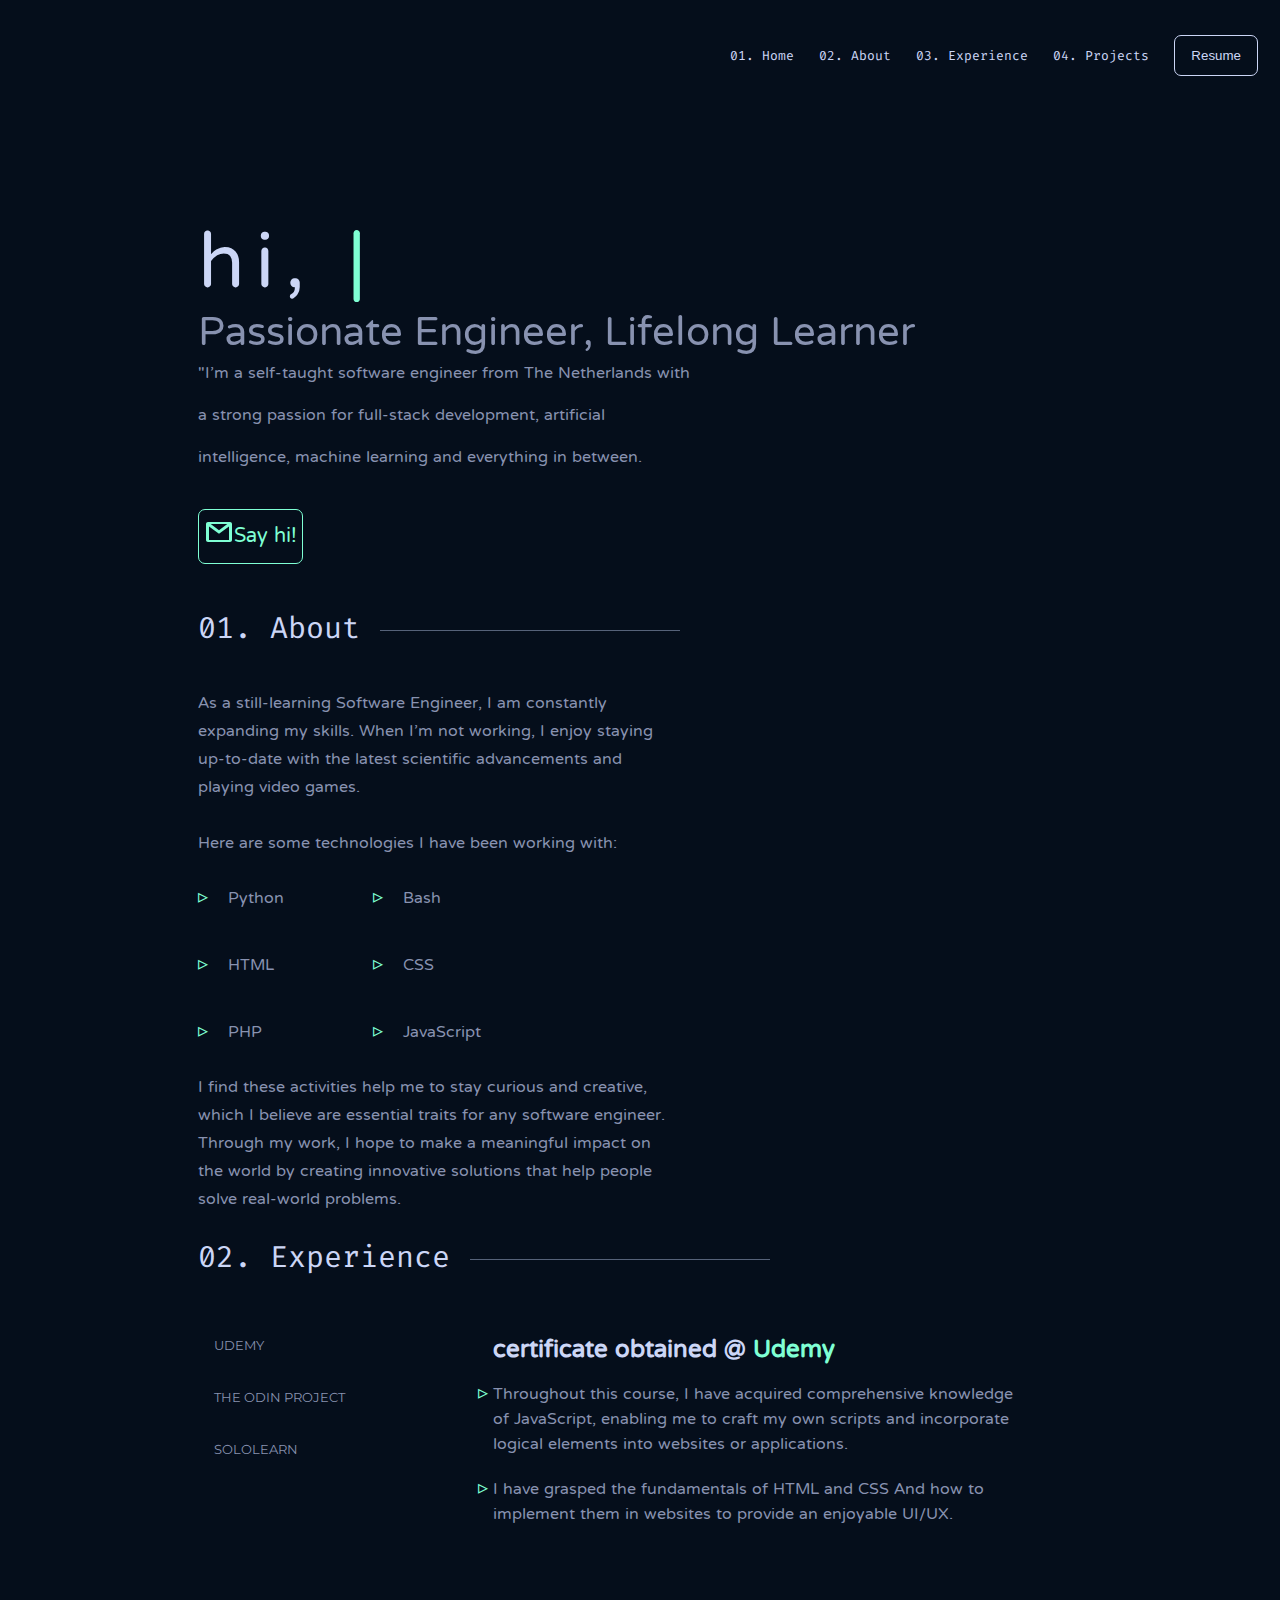
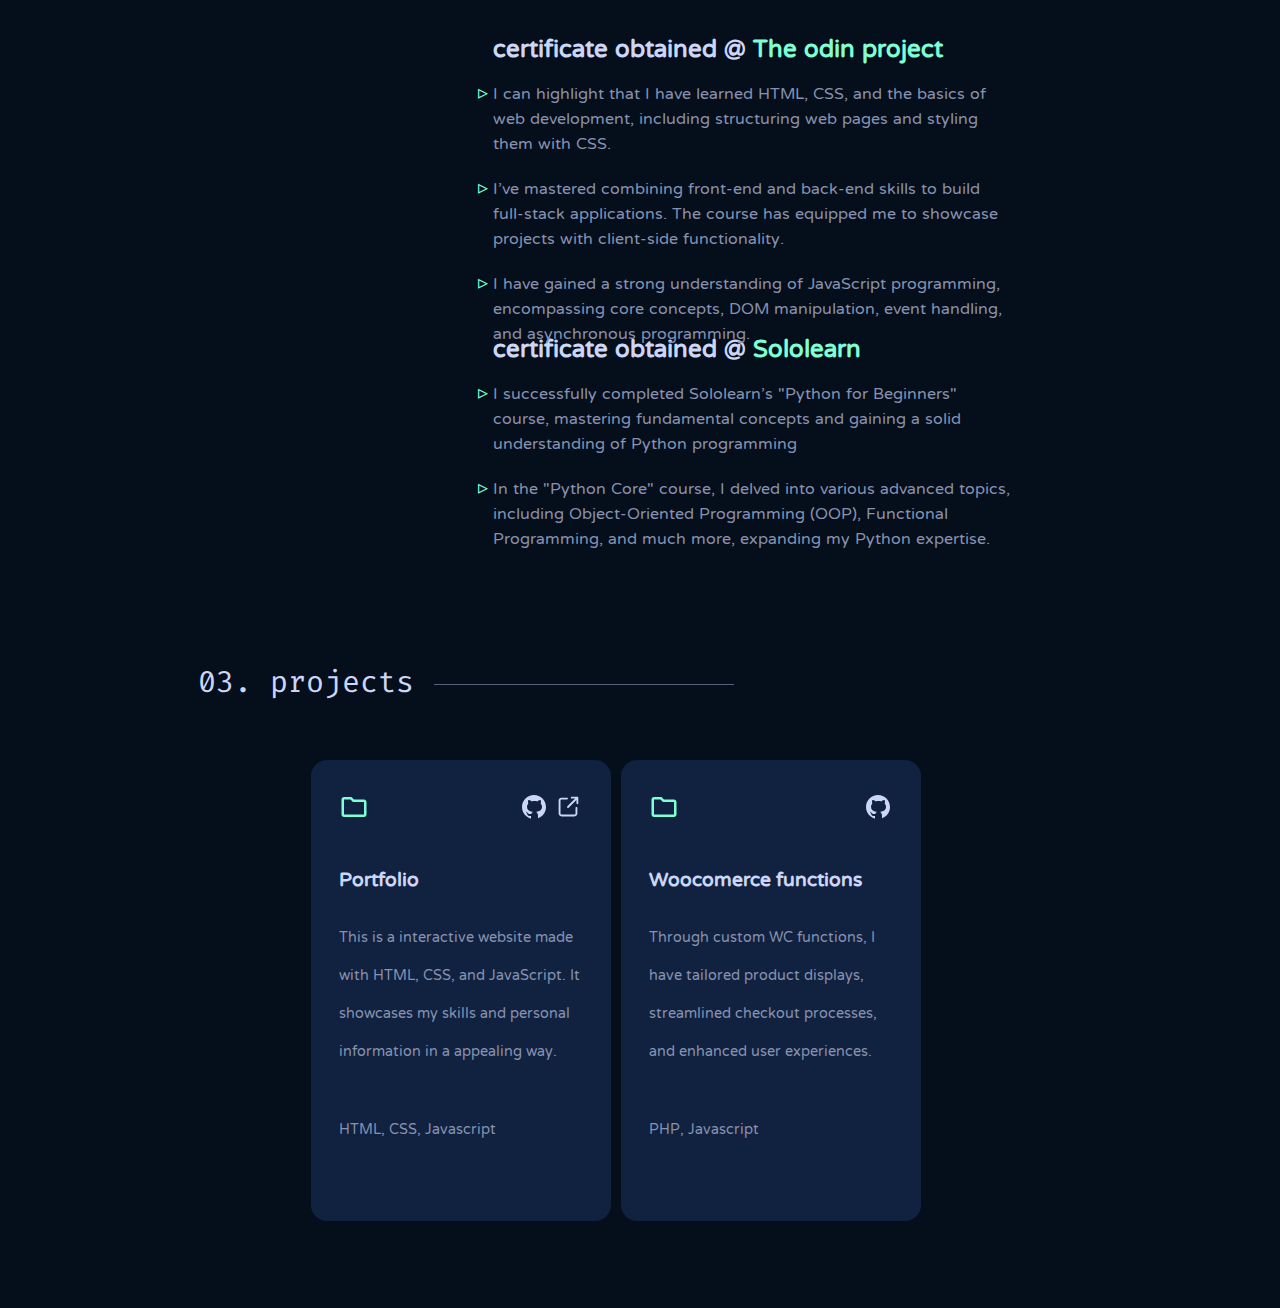
<file: index.html>
<!DOCTYPE html>
<html lang="en">
<head>
    <meta charset="UTF-8">
    <meta http-equiv="X-UA-Compatible" content="IE=edge">
    <meta name="viewport" content="width=device-width, initial-scale=1.0">
    <title>MaxBenen</title>
    <link href='https://fonts.googleapis.com/css?family=Fira Code' rel='stylesheet'>
    <link href='https://fonts.googleapis.com/css?family=NTR' rel='stylesheet'>
    <link href='https://fonts.googleapis.com/css2?family=Montserrat' rel='stylesheet'>
</head>
<link rel="stylesheet" href="style.css"> 
<script src="javascript.js" defer></script>
<body>

   

    <div class="header">

        <div class="hamburger-menu">
            <div class="line"></div>
            <div class="line"></div>
            <div class="line"></div>
          </div>
  
          
        <ul class="links">
            <li><a href="#home">01. Home</a></li>
            <li><a href="#about">02. About</a></li>
            <li><a href="#experience">03. Experience</a></li>
            <li><a href="#projects">04. Projects</a></li>
            
            <button class="cv-button"><a target="_blank" href="cert/Max BenenCV (Max Benen).pdf">Resume</a></button>

        </ul>
    </div>

    
    <div class="type-animation">
    <span class="intro">hi, <span class="intro-name">Max</span> here.</span>
    </div>  

    
    <div id="home" class="section-intro">
        <section class="hidden">
        <div class="intro-title">Passionate Engineer, Lifelong Learner</div>
        <div class="intro-text">"I'm a self-taught software engineer from The Netherlands 
            with a strong passion for full-stack development, artificial 
            intelligence, machine learning and everything in between.</div>

             <a href="mailto:max_benen@hotmail.com" 
                id="say-hi"><svg fill="#7fffd4" xmlns="http://www.w3.org/2000/svg"  viewBox="0 0 30 20" width="30px" height="30px">
                    <path d="M 4 5 C 2.9069372 5 2 5.9069372 2 7 L 2 23 C 2 24.093063 2.9069372 25 4 25 L 26 25 C 27.093063 25 28 24.093063 28 23 L 28 7 C 28 5.9069372 27.093063 5 26 5 L 4 5 z M 6.6992188 7 L 23.300781 7 L 15 13.134766 L 6.6992188 7 z M 5 9.4746094 L 15 16.865234 L 25 9.4746094 L 25 23 L 5 23 L 5 9.4746094 z"/>
                </svg>Say hi!</a>
        </section>

    </div>
    <id id="about" > </id>
    

    <div class="aboutme-section">
        <div class="hidden">
    <div class="header-section">
        <span class="about-title">01. About</span>
    </div>
    <div class="aboutme-text">As a still-learning Software Engineer, I am constantly expanding my skills. When I'm not working, I enjoy staying up-to-date with the latest scientific advancements and playing video games.
        <br>
        <br>Here are some technologies I have been working with:</div>
        <ul class="skilz">
            <li class="skilz hidden">Python</li>
            <li class="skilz hidden">Bash</li>
            <li class="skilz hidden">HTML</li>
            <li class="skilz hidden">CSS</li>
            <li class="skilz hidden">PHP</li>
            <li class="skilz hidden">JavaScript</li>
        </ul>
        <div class="aboutme-text">I find these activities help me to stay curious and creative, which I believe are essential traits for any software engineer. Through my work, I hope to make a meaningful impact on the world by creating innovative solutions that help people solve real-world problems.</div>
    </div>
    </div>

    
    <div id="experience" class="experience-section">
        <div class="hidden">
        <div class="header-section">
            <span class="about-title">02. Experience</span>
        </div>


        
            <div class="tab">
                <button class="tablinks" id="refresh" onclick="openCity(event, 'Udemy')">UDEMY</button>
                <button class="tablinks" onclick="openCity(event, 'The odin project')">THE ODIN PROJECT</button>
                <button class="tablinks" onclick="openCity(event, 'Sololearn')">SOLOLEARN</button>
              </div>


            <ul  id="list-text" class="list-text">

              <div id="Udemy" class="tabcontent">
                <h3 class="tab-title">certificate obtained @ <span><a class="company-certificate" target="_blank" href="cert/UC-b37efcd2-7f12-4062-b5b2-3173c488243e.pdf">Udemy</a></span></h3>
                <li class ="tab-text">Throughout this course, I have acquired comprehensive knowledge of JavaScript,
                     enabling me to craft my own scripts and incorporate logical 
                     elements into websites or applications.</li>
                <li class="tab-text">
                    I have grasped the fundamentals of HTML and CSS And how to implement 
                    them in websites to provide an enjoyable UI/UX.
                </li>
              </div>
              
              <div id="The odin project" class="tabcontent">
                <h3 class="tab-title">certificate obtained @ <span id="top"><a class="company-certificate" target="_blank" href="#">The odin project</a></span></h3>
                <li class ="tab-text">I can highlight that I have learned HTML, CSS, and the basics of web development,
                     including structuring web pages and styling them with CSS.</li>
                <li class="tab-text">I've mastered combining front-end and back-end skills to build full-stack applications. 
                    The course has equipped me to showcase projects with client-side functionality.</li>
                <li class="tab-text">I have gained a strong understanding of JavaScript programming, encompassing core concepts, 
                    DOM manipulation, event handling, and asynchronous programming.</li>
              </div>
              
              <div id="Sololearn" class="tabcontent">
                <h3 class="tab-title">certificate obtained @ <span><a class="company-certificate" target="_blank" href="cert/cert-CT-LXNWBWS3.pdf">Sololearn</a></span></h3>
                <li class ="tab-text">I successfully completed Sololearn's "Python for Beginners" course, 
                    mastering fundamental concepts and gaining a solid understanding of Python programming</li>
                <li class="tab-text">In the "Python Core" course, I delved into various advanced topics, including Object-Oriented Programming (OOP),
                     Functional Programming, and much more, expanding my Python expertise.</li>
              </div>
            </ul>
        
            </div>
        </div>
        
            <div class="projects-section">
                <div class="hidden">
            <div class="header-section">
            <span  class="about-title">03. projects</span>
        </div>
    

            <div id="projects">
        
           


                <div class="project-container">
                    <ul class="project-grid">

                        <li class="project-card">
                            <div class="card-top">

                                <div class="folder">
                                <img src="igms.svg/icons8-folder-30.svg" alt="folder">
                                </div>

                                <span class="external-links">
                                <a href="https://github.com/MaxBenen/Portfolio" target="_blank"><img src="igms.svg/icons8-github.svg" alt="git"></a>
                                <a href="#"><img src="igms.svg/icons8-open-30.svg" alt="open"></a>
                                
                            </span>
                        </div>
                            <div class="card-title">Portfolio</div>
                            <div class="card-desc">This is a interactive website made with HTML, CSS, and JavaScript.
                                 It showcases my skills and personal information in a appealing way.</div>
                            <div class="card-tech">HTML, CSS, Javascript</div>
                        </li>


                        <li class="project-card">
                            <div class="card-top">

                                <div class="folder">
                                <img src="igms.svg/icons8-folder-30.svg" alt="folder">
                                </div>

                                <span class="external-links">
                                <a href="https://github.com/MaxBenen/WoocommerceFunctions" target="_blank"><img src="igms.svg/icons8-github.svg" alt="git"></a>


                            </span>
                        </div>
                            <div class="card-title">Woocomerce functions</div>
                            <div class="card-desc">Through custom WC functions, I have tailored product displays, 
                                streamlined checkout processes, and enhanced user experiences.</div>
                            <div class="card-tech">PHP, Javascript</div>
                        </li>

                    </ul>
                </div>
            </div>
       
        </div>
        
        



</body>
</html>
</file>
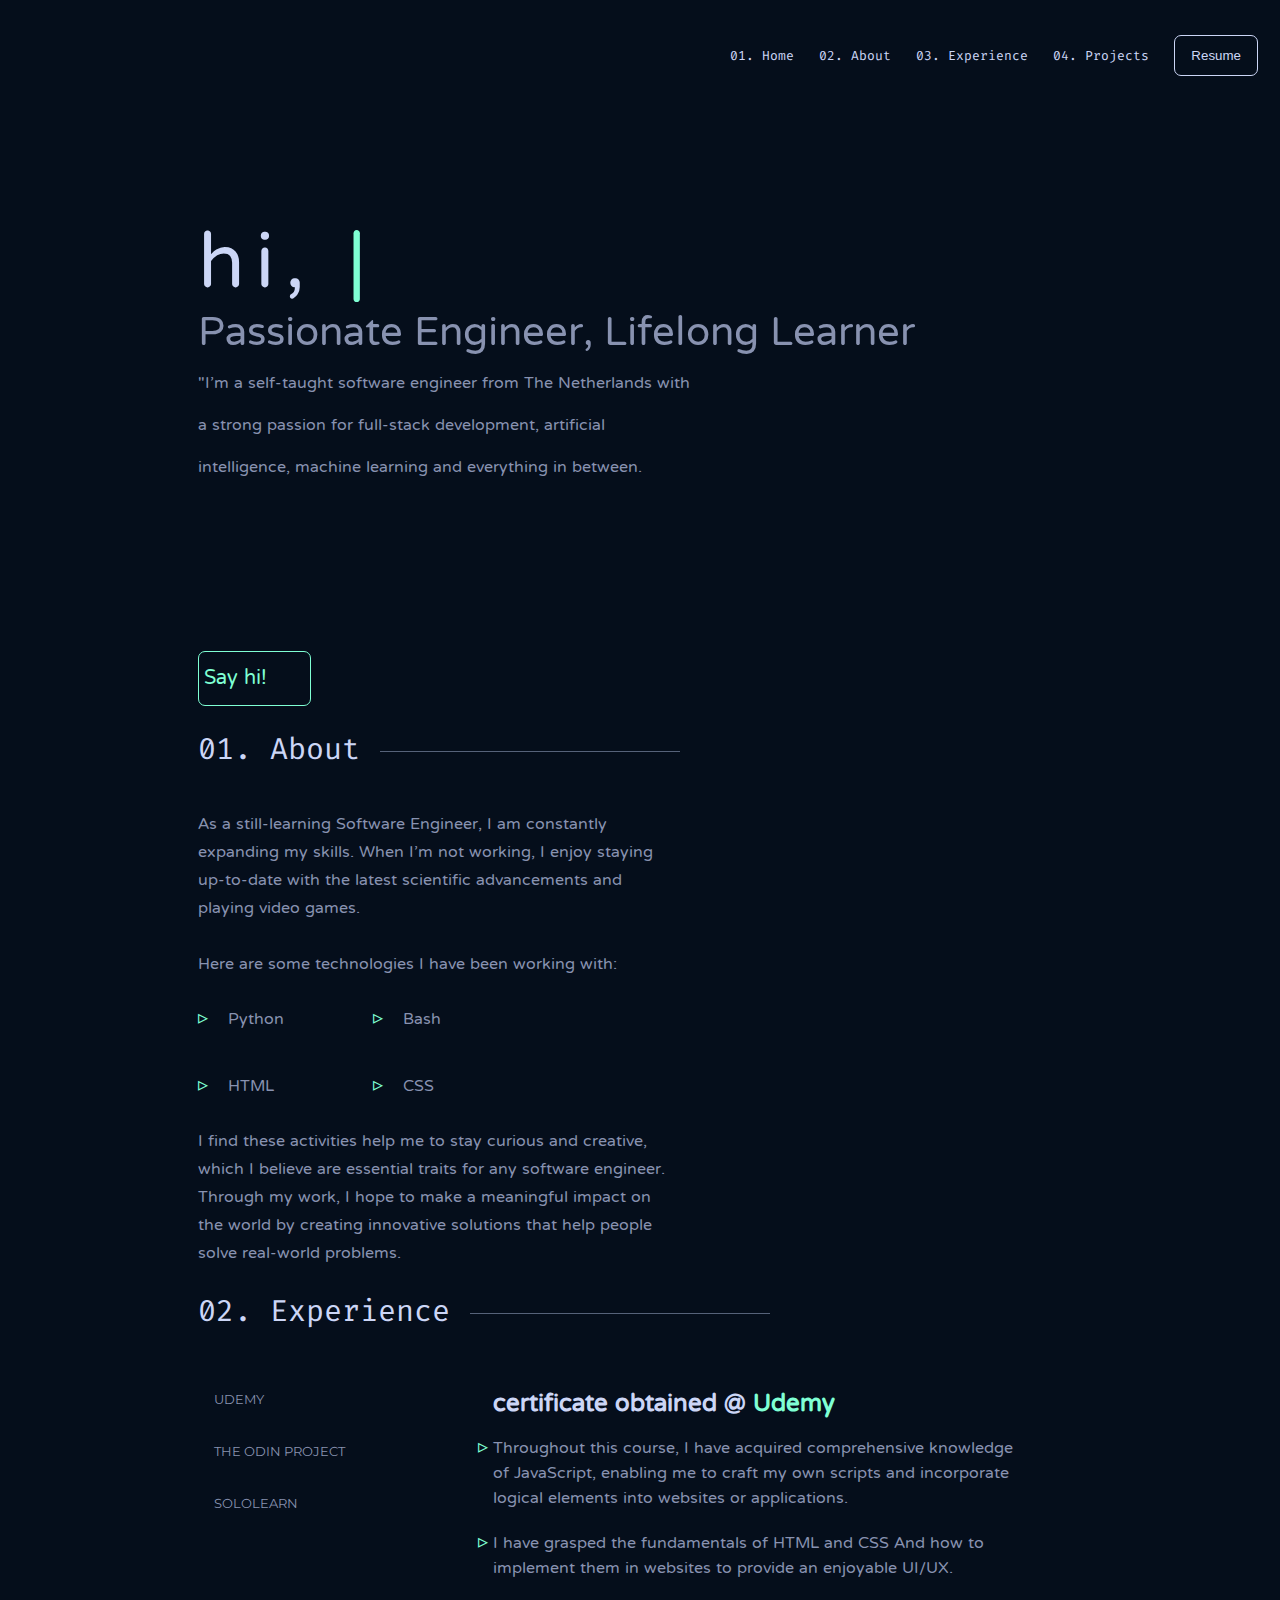
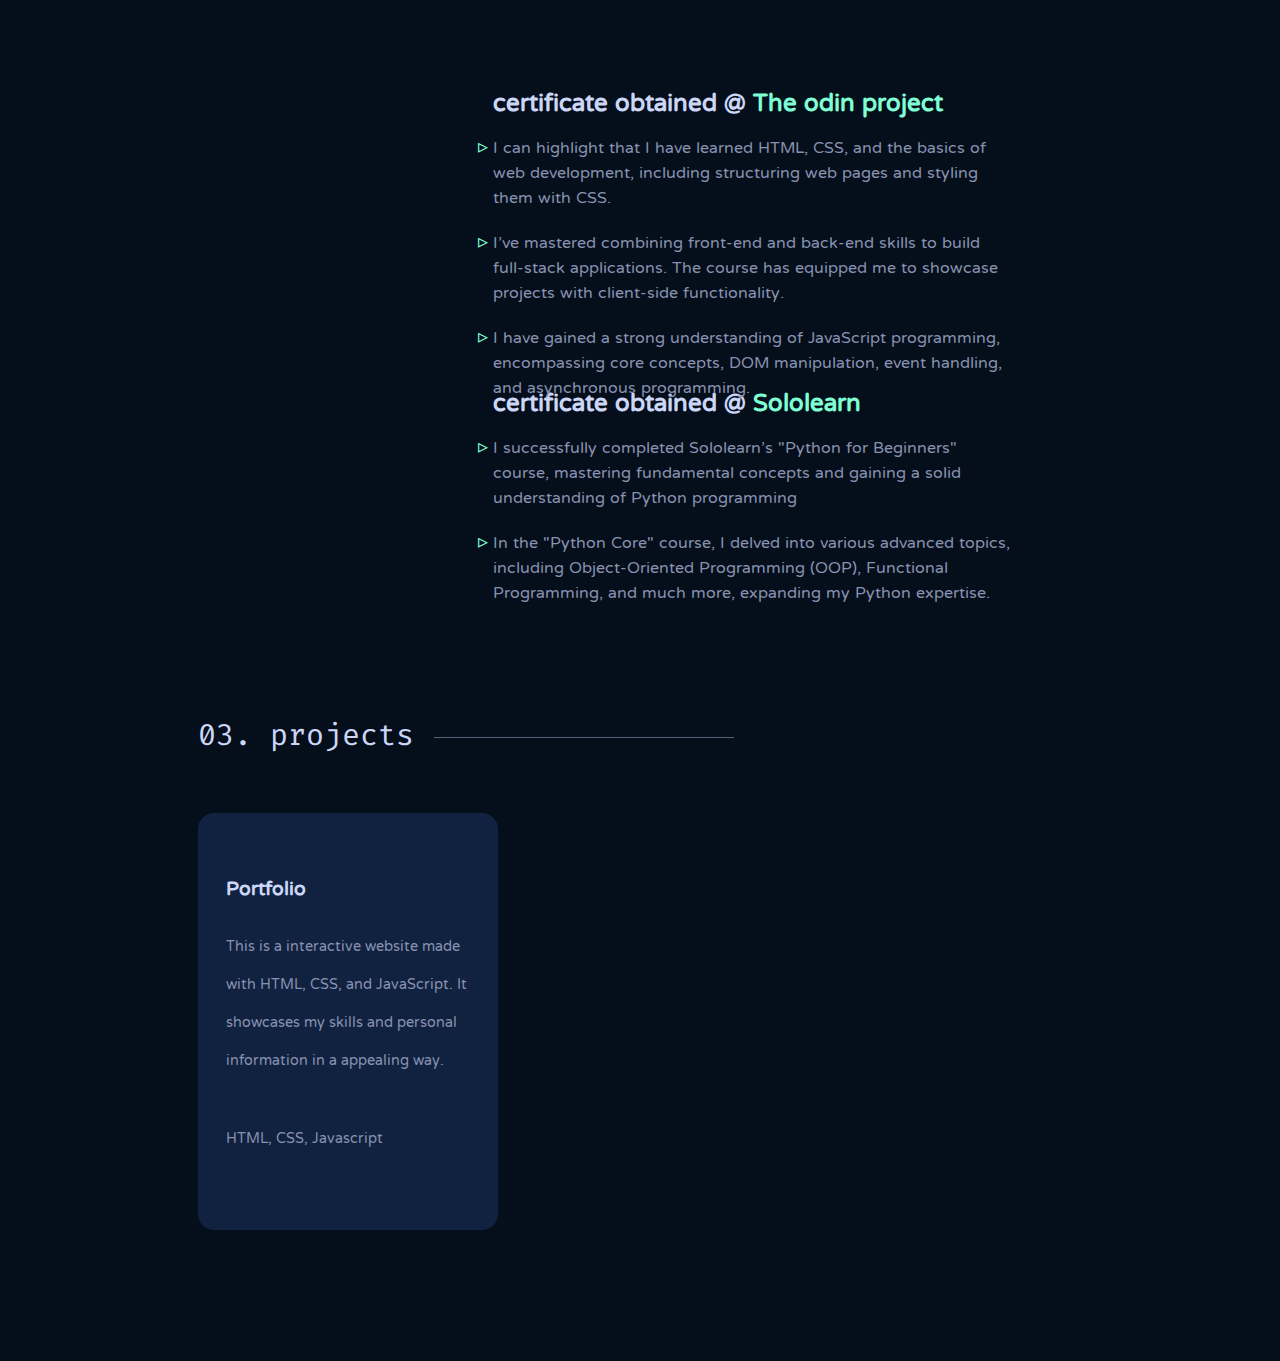
<file: portfolio.html>
<!DOCTYPE html>
<html lang="en">
<head>
    <meta charset="UTF-8">
    <meta http-equiv="X-UA-Compatible" content="IE=edge">
    <meta name="viewport" content="width=device-width, initial-scale=1.0">
    <title>MaxBenen</title>
    <link href='https://fonts.googleapis.com/css?family=Fira Code' rel='stylesheet'>
    <link href='https://fonts.googleapis.com/css?family=NTR' rel='stylesheet'>
    <link href='https://fonts.googleapis.com/css2?family=Montserrat' rel='stylesheet'>
</head>
<link rel="stylesheet" href="style.css"> 
<script src="javascript.js" defer></script>
<body>

   

    <div class="header">

        <div class="hamburger-menu">
            <div class="line"></div>
            <div class="line"></div>
            <div class="line"></div>
          </div>
  
          
        <ul class="links">
            <li><a href="#home">01. Home</a></li>
            <li><a href="#about">02. About</a></li>
            <li><a href="#experience">03. Experience</a></li>
            <li><a href="#projects">04. Projects</a></li>
            
            <button class="cv-button"><a target="_blank" href="Max BenenCV (Max Benen).pdf">Resume</a></button>

        </ul>
    </div>

    
    <div class="type-animation">
    <span class="intro">hi, <span class="intro-name">Max</span> here.</span>
    </div>  

    <section class="hidden">
    <div id="home" class="section-intro">
        <div class="intro-title">Passionate Engineer, Lifelong Learner</div>
        <div class="intro-text">"I'm a self-taught software engineer from The Netherlands 
            with a strong passion for full-stack development, artificial 
            intelligence, machine learning and everything in between.</div>

             <a href="mailto:max_benen@hotmail.com" 
                id="say-hi">Say hi!</a>
        </section>

    </div>
    <id id="about" > </id>
    <div class="hidden">

    <div class="aboutme-section">
    <div class="header-section">
        <span class="about-title">01. About</span>
    </div>
    <div class="aboutme-text">As a still-learning Software Engineer, I am constantly expanding my skills. When I'm not working, I enjoy staying up-to-date with the latest scientific advancements and playing video games.
        <br>
        <br>Here are some technologies I have been working with:</div>
        <ul class="skilz">
            <li class="skilz hidden">Python</li>
            <li class="skilz hidden">Bash</li>
            <li class="skilz hidden">HTML</li>
            <li class="skilz hidden">CSS</li>
        </ul>
        <div class="aboutme-text">I find these activities help me to stay curious and creative, which I believe are essential traits for any software engineer. Through my work, I hope to make a meaningful impact on the world by creating innovative solutions that help people solve real-world problems.</div>
    </div>
    </div>

    <div class="hidden">
    <div id="experience" class="experience-section">
        <div class="header-section">
            <span class="about-title">02. Experience</span>
        </div>


        
            <div class="tab">
                <button class="tablinks" id="refresh" onclick="openCity(event, 'Udemy')">UDEMY</button>
                <button class="tablinks" onclick="openCity(event, 'The odin project')">THE ODIN PROJECT</button>
                <button class="tablinks" onclick="openCity(event, 'Sololearn')">SOLOLEARN</button>
              </div>


            <ul  id="list-text" class="list-text">

              <div id="Udemy" class="tabcontent">
                <h3 class="tab-title">certificate obtained @ <span><a class="company-certificate" target="_blank" href="UC-b37efcd2-7f12-4062-b5b2-3173c488243e.pdf">Udemy</a></span></h3>
                <li class ="tab-text">Throughout this course, I have acquired comprehensive knowledge of JavaScript,
                     enabling me to craft my own scripts and incorporate logical 
                     elements into websites or applications.</li>
                <li class="tab-text">
                    I have grasped the fundamentals of HTML and CSS And how to implement 
                    them in websites to provide an enjoyable UI/UX.
                </li>
              </div>
              
              <div id="The odin project" class="tabcontent">
                <h3 class="tab-title">certificate obtained @ <span><a class="company-certificate" target="_blank" href="#">The odin project</a></span></h3>
                <li class ="tab-text">I can highlight that I have learned HTML, CSS, and the basics of web development,
                     including structuring web pages and styling them with CSS.</li>
                <li class="tab-text">I've mastered combining front-end and back-end skills to build full-stack applications. 
                    The course has equipped me to showcase projects with client-side functionality.</li>
                <li class="tab-text">I have gained a strong understanding of JavaScript programming, encompassing core concepts, 
                    DOM manipulation, event handling, and asynchronous programming.</li>
              </div>
              
              <div id="Sololearn" class="tabcontent">
                <h3 class="tab-title">certificate obtained @ <span><a class="company-certificate" target="_blank" href="cert-CT-LXNWBWS3.pdf">Sololearn</a></span></h3>
                <li class ="tab-text">I successfully completed Sololearn's "Python for Beginners" course, 
                    mastering fundamental concepts and gaining a solid understanding of Python programming</li>
                <li class="tab-text">In the "Python Core" course, I delved into various advanced topics, including Object-Oriented Programming (OOP),
                     Functional Programming, and much more, expanding my Python expertise.</li>
              </div>
            </ul>
        
            </div>
        </div>
        <div class="hidden">
            <div class="projects-section">
            <div class="header-section">
            <span  class="about-title">03. projects</span>
        </div>
    </div>

            <div id="projects">
        
           


                <div class="project-container">
                    <ul class="project-grid">
                        <li class="project-card">
                            <div class="card-top"></div>
                            <div class="card-title">Portfolio</div>
                            <div class="card-desc">This is a interactive website made with HTML, CSS, and JavaScript.
                                 It showcases my skills and personal information in a appealing way.</div>
                            <div class="card-tech">HTML, CSS, Javascript</div>
                        </li>

                    </ul>
                </div>
            
       
        </div>
        
        



</body>
</html>
</file>
<file: style.css>
html{
  scroll-behavior: smooth;
}
body {
    background-color: #050e1b;
  
  }
  
  /* Remove underline and change link color */
  a {
    text-decoration: none;
    color: #ccd6f6;
  }
  
  /* Change link color on hover and add transition effect */
  a:hover {
    color: aquamarine;
    transition: 0.3s;
  }
  
  /* Set style for an unordered list */
  ul {
    display: flex;
    list-style: none; /* Remove bullet points */
    gap: 25px;
    margin-left: auto;
    padding: 0;
    align-items: center;
  }
  
  /* Set style for header section */
  .header {
    font-family: "Fira Code";
    display: flex;
    font-size: 13px;
    padding: 14px;
  }
  
  /* Set style for CV button */
  .cv-button {
    color: #ccd6f6;
    background-color: transparent;
    border: 1px solid;
    padding: 0.75rem 1rem;
    border-radius: 7px;
  }
  
  /* Change CV button style on hover and add transition effect */
  .cv-button:hover {
    color: aquamarine;
    background-color: rgba(127, 255, 212, 0.132);
    transition: 0.3s;
  }
  
  /* Set style for intro section*/
  .intro {
    display: flex;
    gap: 10px;
    padding: 5% 15%; 
    font-family: "NTR", sans-serif;
    font-size: 96px;
    color: #ccd6f6;
  }
   
  /* Change color for name in introduction section */
  .intro-name {
    color: aquamarine !important;
    font-weight: 600 !important;
  }


/* Set animation for blinking cursor */
@keyframes blink {
    0% {
      opacity: 1;
    }
    50% {
      opacity: 0;
    }
    100% {
      opacity: 1;
    }
  }

  /* Add blinking cursor after intro span */
  .intro::after {
    content: '|';
    animation: blink 1s infinite;
    color: aquamarine;
  }

  /*intro section styling*/
.section-intro{
  display: flex;
  font-size: 50px;
  font-family: "NTR", sans-serif;
  color: rgb(136, 146, 176);
  gap: 10px;
  padding-left: 15%;
  padding-right: 25%;
  margin-top: -150px;
  flex-direction: column;
}


/*fade in animation*/
/* .hidden {
  opacity: 0;
  filter: blur(5px);
  transform: translateY(100%);
  transition: all 1s;
}

.show{
  opacity: 1;
  filter: blur(0);
  transform: translateY(0);
}

@media(prefers-reduce-motion){
  .hidden{
    transition: none;
  }
}  */


.intro-text {
    font-size: 20px;
    max-width: 500px;
    margin-top: -35px;
    
}


/*say hi button styling*/
 #say-hi {
    color: aquamarine;
    background-color: transparent;
    border: 1px solid;
    border-radius: 7px;
    margin-right: 85%;
    padding: 0px 5px 0px 5px;
    font-size: 25px;
    margin-top: 20%;
    white-space: nowrap;
    flex-shrink: 0;
  }
  
  #say-hi::before {
    display: inline-block;
    font-size: 40px;
    left: 20px; 
    top: 47%;
    transform: translateY(-50%);
    color: aquamarine; 
  }
  
  /* Say-hi button hover transition effect */
  #say-hi:hover {
    color: #ccd6f6;
    background-color: rgba(127, 255, 212, 0.132);
    transition: 0.3s;
  }


  /* Say-hi button hover transition effect */
  svg:hover {
    fill: #ccd6f6;
    transition: 0.3s;
  }

  /*section styling*/
  .aboutme-section, .experience-section, .projects-section{
    padding-left: 15%;
    padding-right: 25%;
    font-family: "NTR", sans-serif;
    color: #ccd6f6;
    overflow: hidden;
  }
  
  /*header styling*/
  .header-section{
    padding-top: 3%;
    display: flex;
    padding-bottom: 42px;
    width: 100vw;
  }

  /*header animation*/
  .header-section:after {
    content: "";
    display: block;
    width: 300px;
    margin-top: 39px;
    height: 1px;
    margin-left: 20px;
    margin-top: 22px;
    background-color: rgb(86, 98, 121);
  }

  /*about title styling */
  .about-title{
    font-family: "Fira Code";
    color: #ccd6f6;
    font-size: 30px;

  }
/*about text styling*/
  .aboutme-text{
    font-size: 20px;
    font-family: "NTR", sans-serif;
    color: rgb(136, 146, 176);
    max-width: 480px;
    line-height: 1.4;
  }

  /*skilz section*/
  .skilz {
    padding: 0;
    list-style-type: '\25B9'; /* Unicode character for White Right-Pointing Small Triangle */
    display: grid;
    grid-template-columns: repeat(2, minmax(150px, 10px));
    padding-left: 15px;
    font-size: 20px;
  }
  /*list styling*/
  .skilz li {
    color: rgb(136, 146, 176); 
    list-style-type: none; 
    position: relative; 
  }
  
  /*skilz arrow*/
  .skilz li::before {
    content: '\25B9'; 
    color: aquamarine; 
    position: absolute; 
    left: -15px; 
  }

  /*skilz animation*/
  .skilz:nth-child(2){
    transition-delay: 200ms;
  }
  .skilz:nth-child(3){
    transition-delay: 500ms;
    
  }
  .skilz:nth-child(4){
    transition-delay: 700ms;
    
  }
  

  /*hamburger menu*/
  .hamburger-menu {
    display: none;
    flex-direction: column;
    justify-content: center;
    align-items: center;
    cursor: pointer;
    width: 30px;
    height: 20px;
    margin-right: 10px;
    
  }
  
  .hamburger-menu .line {
    width: 100%;
    height: 2px;
    background-color: #ccd6f6;
    margin-bottom: 4px;
    transition: background-color 0.3s;
  }
  
  /* Animate the hamburger menu lines on active state */
  .hamburger-menu.active .line:nth-child(1) {
    transform: translateY(6px) rotate(45deg);
  }
  
  .hamburger-menu.active .line:nth-child(2) {
    opacity: 0;
  }
  
  .hamburger-menu.active .line:nth-child(3) {
    transform: translateY(-6px) rotate(-45deg);
  }

  /* Style the tab */
.tab {
  float: left;
  background-color: #050e1b;
  width: 30%;
  height: 300px;
}

/* Style  buttons*/
.tablinks{
  background-position: center;
  transition: background 0.8s;
  font-family: 'Montserrat';
}
.tablinks:hover {
  background: #050e1b radial-gradient(circle, transparent 1%, #050e1b 1%) center/15000%;
}
.tablinks:active {
  background-color: rgba(127, 255, 212, 0.399);
  background-size: 100%;
  transition: background 0s;
}


.tab button {
  display: block;
  background-color: inherit;
  color: rgb(136, 146, 176);
  padding: 18px 16px;
  width: 100%;
  border: none;
  outline: none;
  text-align: left;
  cursor: pointer;
  transition: 0.3s;
  background-color: #050e1b;
}

.tab button.active {
  color: aquamarine;
}


/* Style the tab content */
.tabcontent {
  width: 70%;
  border-left: none;
  height: 300px;
  padding-left: 280px;
}

.tab-text{
  margin: 0;
  color: rgb(136, 146, 176);
}

.list-text{
  display: block;
  margin-top: 0;
  list-style-type: '\25B9'; /* Unicode character for White Right-Pointing Small Triangle */
  grid-template-columns: repeat(2, minmax(150px, 10px));
  padding-left: 15px;
  font-size: 20px;
}

  /*list styling*/
  .list-text li {
    color: rgb(136, 146, 176); 
    list-style-type: none; 
    position: relative; 
    line-height: 25px;
    padding-bottom: 20px;
  }
  
  /*skilz arrow*/
  .list-text li::before {
    content: '\25B9'; 
    color: aquamarine; 
    position: absolute; 
    left: -15px; 
  }


/* H3 Styling / tab title styling */

.tab-title{
  margin: 0;
  font-size: 30px;
}



.company-certificate{
  color:aquamarine !important
}


#projects{
  padding-left: 15%;
  padding-right: 25%;
  min-height: 60vh;
}
.project-grid{
  display: grid;
  grid-template-columns: repeat(3,minmax(300px,1fr));
  grid-gap: 10px;
}

.project-container{
  box-sizing: border-box;

}
.project-card {
  background-color: #112240;
  position: relative;
  cursor: default;
  display: flex;
  flex-direction: column;
  /* align-items: flex-start; */
  position: relative;
  /*height: 100%;*/
  padding: 2rem 1.75rem;
  border-radius: 16px;

}

.projects-card:hover {
  transform: translateY(-7px);
  background-color: #707f98;
}


.card-header:first-child{
  border-radius: calc(0.25rem - 1px) calc(0.25rem - 1px) 0 0;
}

.card-top {
  margin-top: -20px;
  display: flex;
  padding: 1.25em 0 !important;
  flex-direction: row;
  justify-content: space-between;
  border-bottom: none !important;
}

.external-links{
  flex-direction: row;
}

.folder{
  margin: 0;
  padding: 0;
}

.card-title{
  margin-bottom: 0.75rem;
  font-family: "NTR",sans-serif;
    color: #ccd6f6;
    font-size: 24px;
    font-weight: 700;
}


.card-desc{
  font-family: "NTR", sans-serif;
  color:#8892b0;
  font-size: 18px;
  padding-bottom: 40px;
}

.card-tech{
  font-size: 18px;
  padding-bottom: 40px;
  font-family: "NTR",sans-serif;
  color: #8892b0;
}




@media (max-width: 600px) {
            
  .project-grid {
    grid-template-columns: 300px;
    margin-left: -50px;
  }
}
  

  /*mobile content*/
  @media only screen and (max-width: 767px) {

    .header {
      justify-content: space-between;
    }
  
    .hamburger-menu {
      display: flex;
    }
  
    .links {
      display: none;
    }
  
    .header.active .links {
      display: flex;
      flex-direction: column;
      padding-right: 35%;
    }

   

    .intro {
      font-size: 50px;
      padding: 0 10px;
      text-align: center;
      white-space: nowrap;
      display: flex;
      justify-content: center;
      align-items: center;
      margin-top: 50px;
      margin-bottom: -80px;
    }
  
    .intro-name {
      color: #7fffd4;
      font-weight: 600;
    }
    
    .intro-title {
        white-space: normal;
        display: inline-block;
        max-width: 90%;
        width: auto;
        font-size: 30px;
        line-height: 1;
      }



      .section-intro {
        margin-top: 50px;
        align-items: center;
        text-align: center;
        padding: 0 10%;
        margin-top: 50px;
      }

      .intro-text{
        margin-top: 5px;
      }
      #say-hi{
        margin: 0 auto; 
      }

      .tab{
        width: 100%;
        height: auto;
      }

      .tabcontent{
        padding-left: 0;
        width: 100%;
      }

     .tabcontent{
      margin-bottom: 70vh;
     }

 

   

      

  }
</file>
